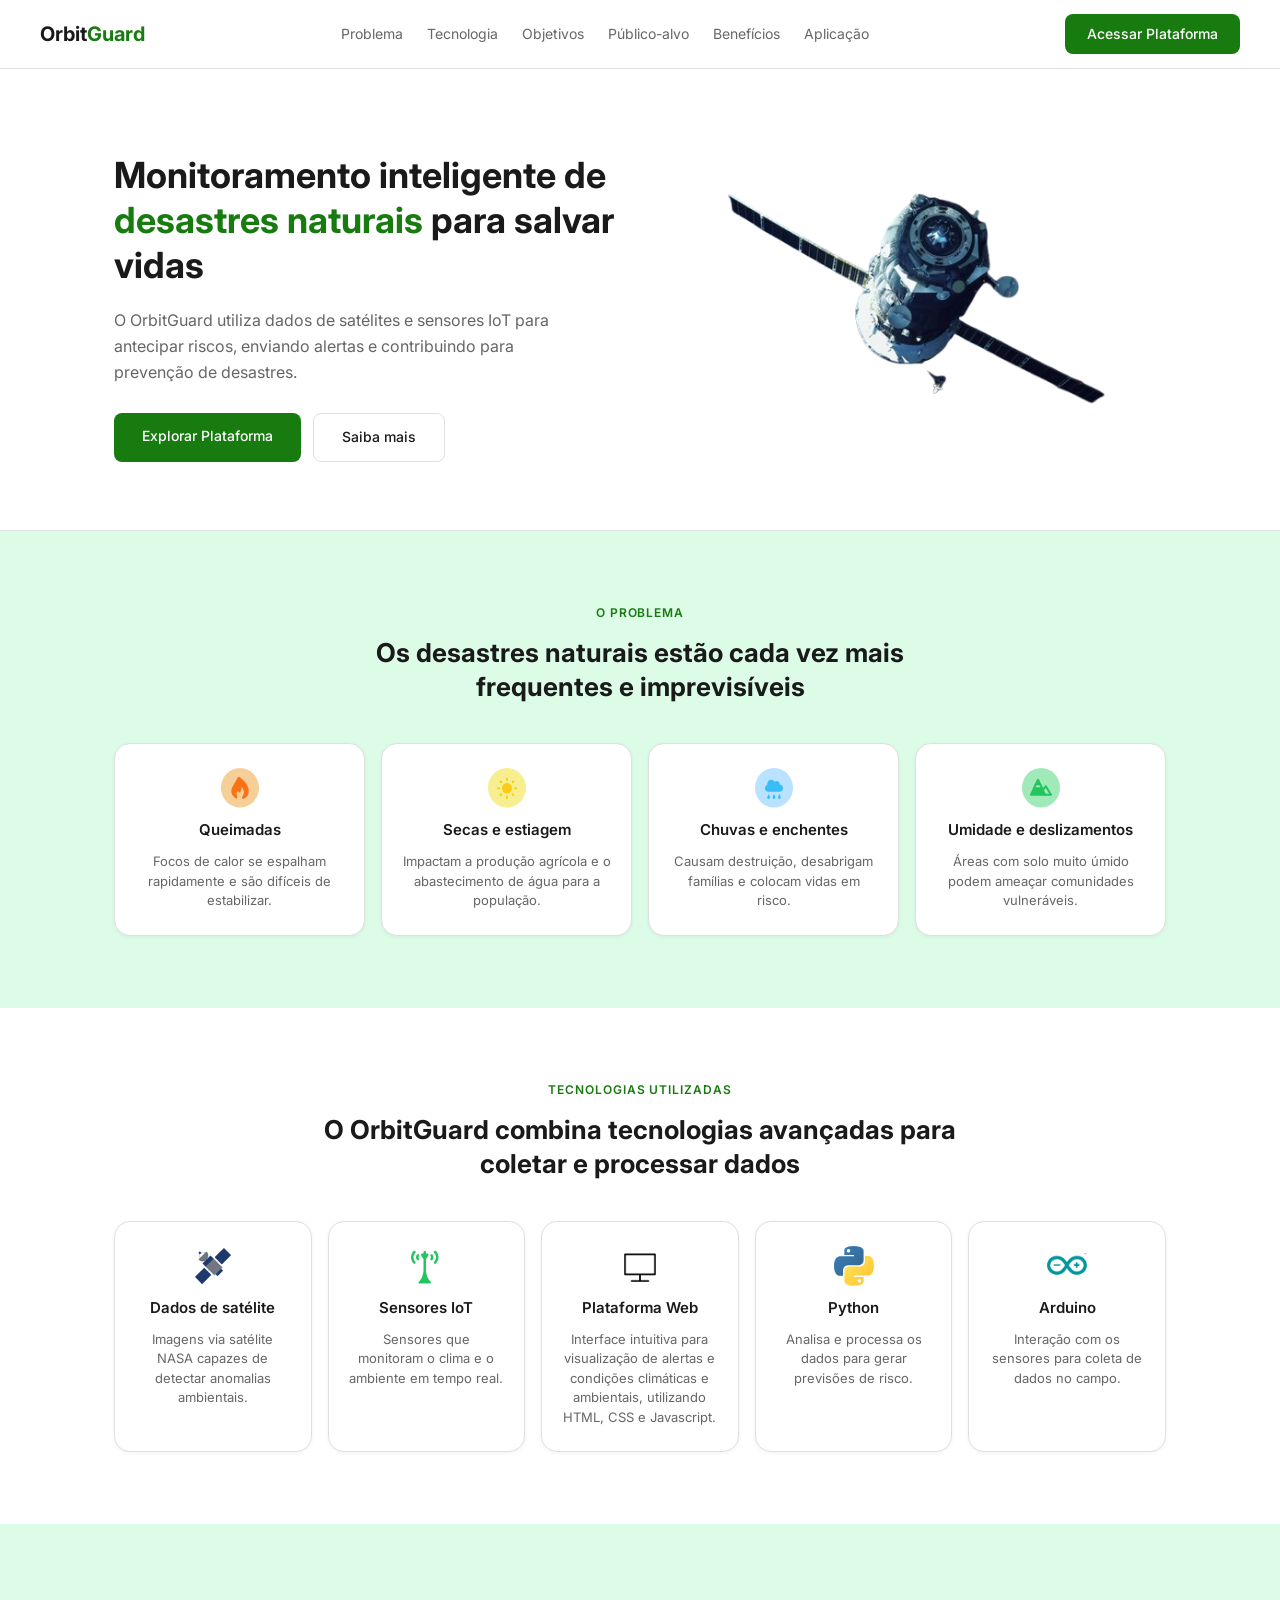
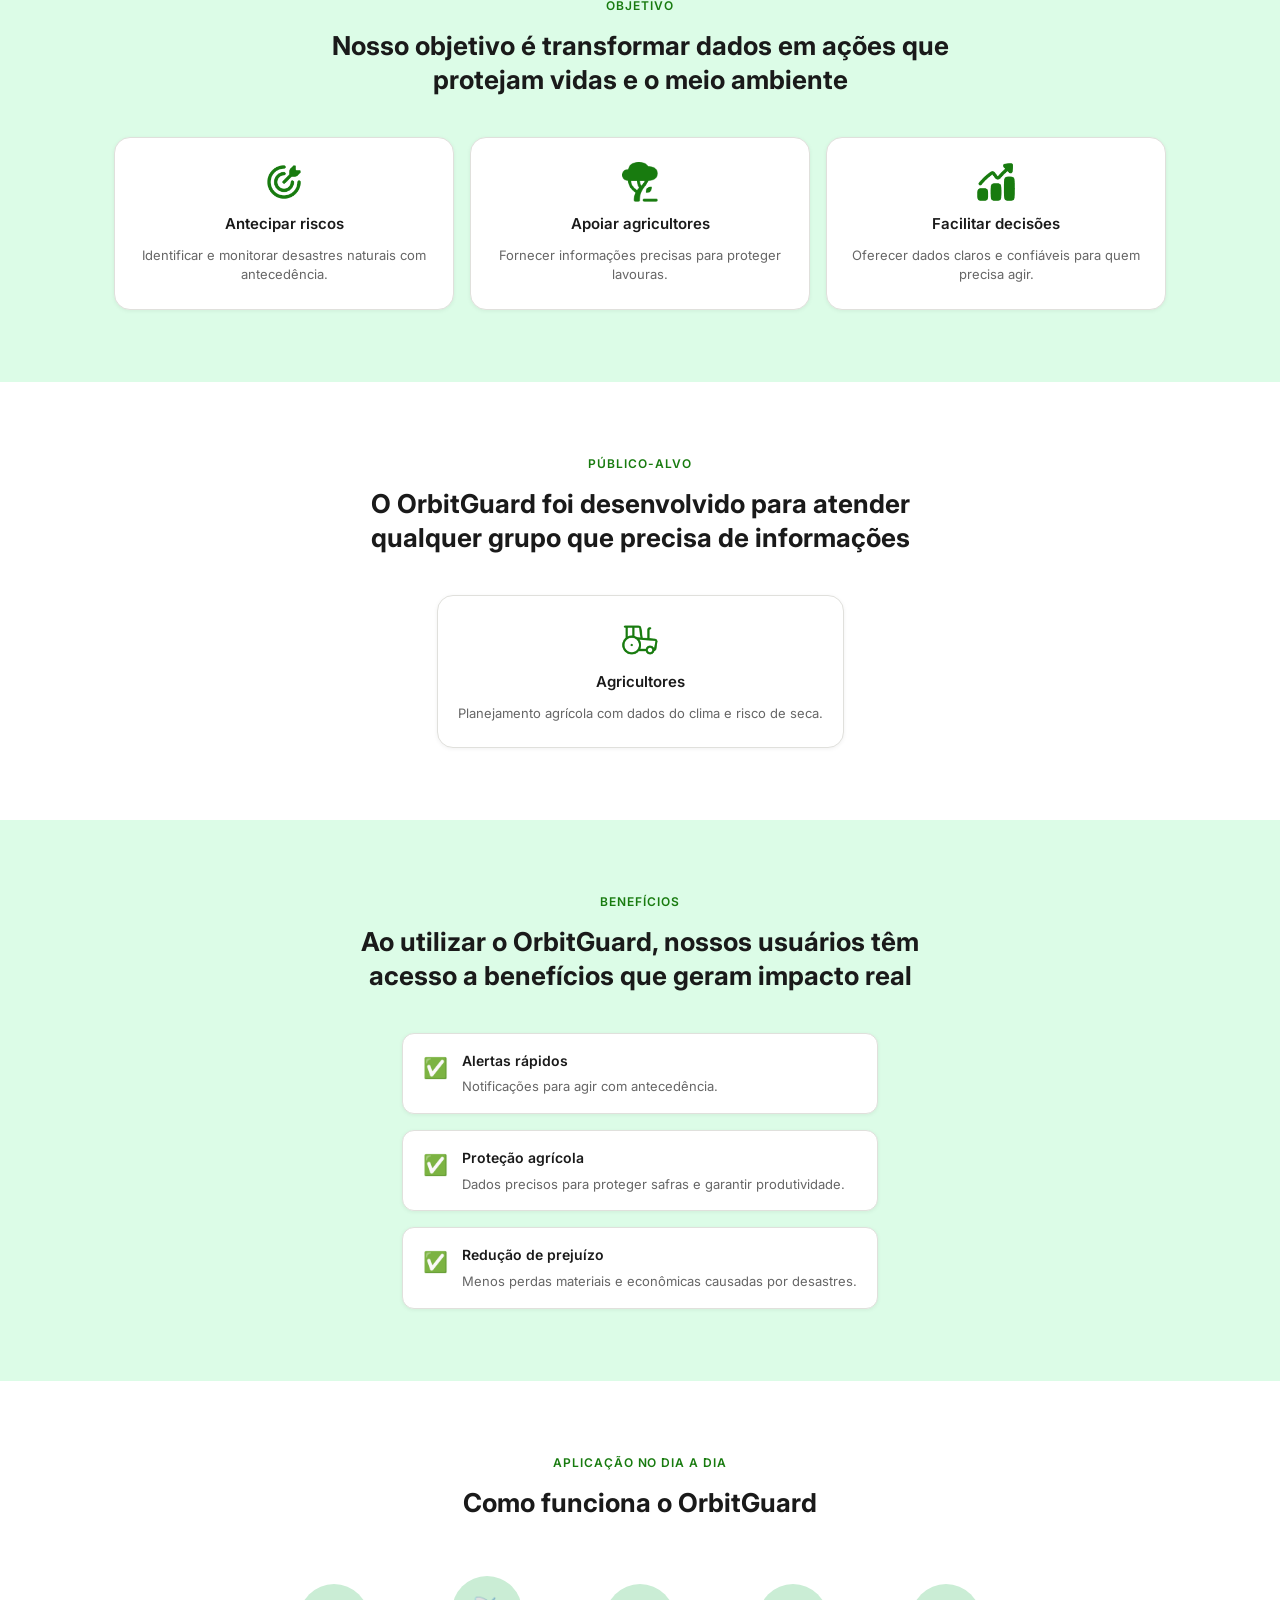
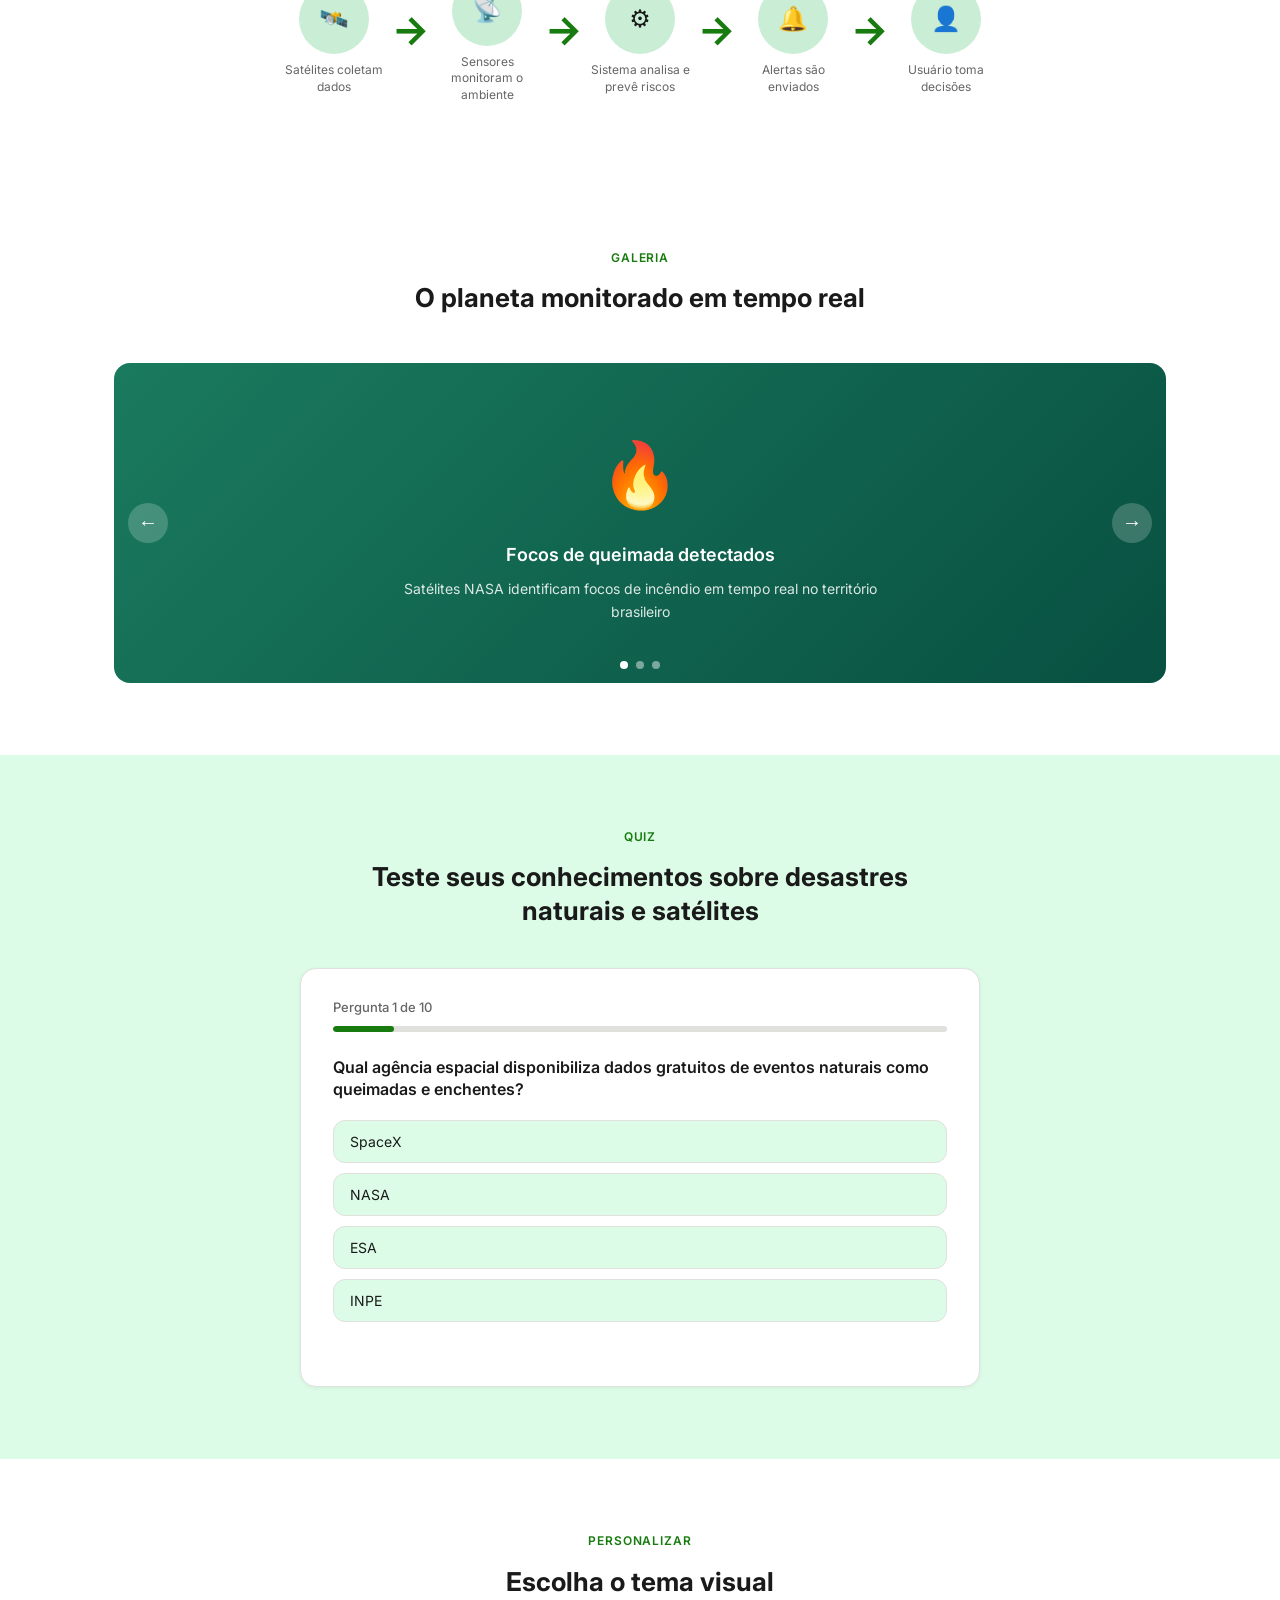
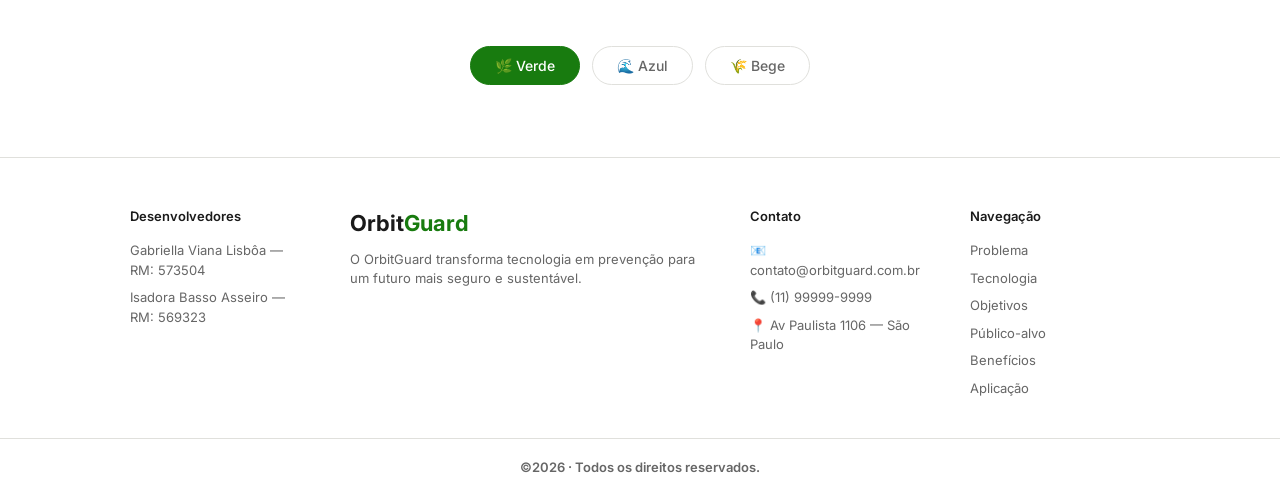
<file: index.html>
<!DOCTYPE html>
<html lang="pt-BR">
<head>
  <meta charset="UTF-8" />
  <meta name="viewport" content="width=device-width, initial-scale=1.0" />
  <title>OrbitGuard</title>

  <!-- Google Fonts — você pode trocar por outra que gostar -->
  <link rel="preconnect" href="https://fonts.googleapis.com" />
  <link rel="preconnect" href="https://fonts.gstatic.com" crossorigin />
  <link href="https://fonts.googleapis.com/css2?family=Inter:wght@400;500;600;700&display=swap" rel="stylesheet" />

  <link rel="stylesheet" href="./css/style.css" />
</head>
<body>

  <!-- ========================================
       HEADER — fixo no topo, com nav e botão
  ======================================== -->
  <header class="header">
    <a href="#" class="logo">Orbit<span>Guard</span></a>

    <nav class="nav">
      <!-- Os hrefs apontam para o id de cada seção -->
      <a href="#problema">Problema</a>
      <a href="#tecnologia">Tecnologia</a>
      <a href="#objetivos">Objetivos</a>
      <a href="#publico">Público-alvo</a>
      <a href="#beneficios">Benefícios</a>
      <a href="#aplicacao">Aplicação</a>
    </nav>

    <a href="plataforma.html" class="btn-nav">Acessar Plataforma</a>
  </header>


  <!-- ========================================
       HERO — seção de destaque (antes das 6)
       Você pode manter, remover ou adaptar
  ======================================== -->
  <section class="hero">
    <div class="container hero-container">
      <div class="hero-texto">
        <h1>
          Monitoramento inteligente de
          <span class="destaque">desastres naturais</span>
          para salvar vidas
        </h1>
        <p>
          O OrbitGuard utiliza dados de satélites e sensores IoT
          para antecipar riscos, enviando alertas e contribuindo
          para prevenção de desastres.
        </p>
        <div class="hero-btns">
          <a href="plataforma.html" class="btn-primario">Explorar Plataforma</a>
          <a href="#problema" class="btn-secundario">Saiba mais</a>
        </div>
      </div>
      <div class="hero-imagem">
        
          <!-- Blue Marble — foto oficial da NASA, domínio público -->
          <img class="terra-img" src="./img/05102f57ef6ff930f27c7d10e3046aad-removebg-preview.png" alt="Planeta Terra visto do espaço">
           
        
        </div>
    </div>
  </section>

    <!-- 
       SEÇÃO 1 — PROBLEMA
       id="problema" para o menu funcionar
  -->
  <section id="problema" class="secao">
    <div class="container">

      <!-- Rótulo da seção (aquele texto pequeno verde em cima) -->
      <span class="rotulo-secao">O Problema</span>

      <h2>Os desastres naturais estão cada vez mais frequentes e imprevisíveis</h2>

      <!-- Grid de cards — adicione, remova ou edite os cards aqui -->
      <div class="cards-grid">

        <div class="card card-centro">
          <div class="card-icon"><img src="./img/icon fire.svg" alt="Ícone de fogo representando queimadas"></div>
          <h3>Queimadas</h3>
          <p>Focos de calor se espalham rapidamente e são difíceis de estabilizar.</p>
        </div>

        <div class="card card-centro">
          <div class="card-icon"><img src="./img/icon sun.svg" alt="Ícone de sol representando seca"></div>
          <h3>Secas e estiagem</h3>
          <p>Impactam a produção agrícola e o abastecimento de água para a população.</p>
        </div>

        <div class="card card-centro">
          <div class="card-icon"><img src="./img/icon cloud rain.svg" alt="Ícone de nuvem com chuva representando enchentes"></div>
          <h3>Chuvas e enchentes</h3>
          <p>Causam destruição, desabrigam famílias e colocam vidas em risco.</p>
        </div>

        <div class="card card-centro">
          <div class="card-icon"><img src="./img/icon mountain.svg" alt="Ícone de montanha representando deslizamentos"></div>
          <h3>Umidade e deslizamentos</h3>
          <p>Áreas com solo muito úmido podem ameaçar comunidades vulneráveis.</p>
        </div>

      </div>
        </div>
  </section>


  <!-- ========================================
       SEÇÃO 2 — TECNOLOGIA
  ======================================== -->
  <section id="tecnologia" class="secao secao-alt">
    <div class="container">

      <span class="rotulo-secao">Tecnologias Utilizadas</span>

      <h2>O OrbitGuard combina tecnologias avançadas para coletar e processar dados</h2>

      <div class="cards-grid cards-grid-5">

        <div class="card card-centro">
          <div class="card-icon"><img src="./img/satelite.svg" alt="Ícone de satélite">
          </div>
          <h3>Dados de satélite</h3>
          <p>Imagens via satélite NASA capazes de detectar anomalias ambientais.</p>
        </div>

        <div class="card card-centro">
          <div class="card-icon"><img src="./img/roentgen_tower-communication.svg" alt="Ícone de satélite"></div>
          <h3>Sensores IoT</h3>
          <p>Sensores que monitoram o clima e o ambiente em tempo real.</p>
        </div>

        <div class="card card-centro">
          <div class="card-icon"><img src="./img/line-md_computer.png" alt="Ícone de computador"></div>
          <h3>Plataforma Web</h3>
          <p>Interface intuitiva para visualização de alertas e condições climáticas e ambientais, utilizando HTML, CSS e Javascript.</p>
        </div>

        <div class="card card-centro">
          <div class="card-icon"><img src="./img/logos_python.svg" alt="Ícone de Python"></div>
          <h3>Python</h3>
          <p>Analisa e processa os dados para gerar previsões de risco.</p>
        </div>

        <div class="card card-centro">
          <div class="card-icon"><img src="./img/devicon_arduino.png" alt="Ícone de Arduino"></div>
          <h3>Arduino</h3>
          <p>Interação com os sensores para coleta de dados no campo.</p>
        </div>

      </div>
    </div>
  </section>


  <!-- ========================================
       SEÇÃO 3 — OBJETIVOS
  ======================================== -->
  <section id="objetivos" class="secao">
    <div class="container">

      <span class="rotulo-secao">Objetivo</span>

      <h2>Nosso objetivo é transformar dados em ações que protejam vidas e o meio ambiente</h2>

      <div class="cards-grid cards-grid-3">

       <div class="card card-centro">
          <div class="card-icon"><img src="./img/riscos.png" alt="Ícone de decisões"></div>
          <h3>Antecipar riscos</h3>
          <p>Identificar e monitorar desastres naturais com antecedência.</p>
        </div>

        <div class="card card-centro">
          <div class="card-icon"><img src="./img/agricultor.png" alt="Ícone de agricultura"></div>
          <h3>Apoiar agricultores</h3>
          <p>Fornecer informações precisas para proteger lavouras.</p>
        </div>

        <div class="card card-centro">
          <div class="card-icon"><img src="./img/decisões.png" alt="Ícone de decisões"></div>
          <h3>Facilitar decisões</h3>
          <p>Oferecer dados claros e confiáveis para quem precisa agir.</p>
        </div>

      </div>
    </div>
  </section>


  <!-- ========================================
       SEÇÃO 4 — PÚBLICO-ALVO
  ======================================== -->
  <section id="publico" class="secao secao-alt">
    <div class="container">

      <span class="rotulo-secao">Público-alvo</span>

      <h2>O OrbitGuard foi desenvolvido para atender qualquer grupo que precisa de informações</h2>

      <div class="cards-grid cards-grid-3 cards-grid-centro">

        <div class="card card-centro">
          <div class="card-icon"><img src="./img/lucide_tractor.png" alt="Ícone de tractor"></div>
          <h3>Agricultores</h3>
          <p>Planejamento agrícola com dados do clima e risco de seca.</p>
        </div>

      </div>
    </div>
  </section>


  <!-- ========================================
       SEÇÃO 5 — BENEFÍCIOS
  ======================================== -->
  <section id="beneficios" class="secao">
    <div class="container">

      <span class="rotulo-secao">Benefícios</span>

      <h2>Ao utilizar o OrbitGuard, nossos usuários têm acesso a benefícios que geram impacto real</h2>

      <!-- Lista de benefícios com ícone de check -->
      <div class="beneficios-lista">

        <div class="beneficio-item">
          <span class="check">✅</span>
          <div>
            <strong>Alertas rápidos</strong>
            <p>Notificações para agir com antecedência.</p>
          </div>
        </div>

        <div class="beneficio-item">
          <span class="check">✅</span>
          <div>
            <strong>Proteção agrícola</strong>
            <p>Dados precisos para proteger safras e garantir produtividade.</p>
          </div>
        </div>

        <div class="beneficio-item">
          <span class="check">✅</span>
          <div>
            <strong>Redução de prejuízo</strong>
            <p>Menos perdas materiais e econômicas causadas por desastres.</p>
          </div>
        </div>

      </div>
    </div>
  </section>


  <!-- ========================================
       SEÇÃO 6 — APLICAÇÃO NO DIA A DIA
  ======================================== -->
  <section id="aplicacao" class="secao secao-alt">
    <div class="container">

      <span class="rotulo-secao">Aplicação no Dia a Dia</span>

      <h2>Como funciona o OrbitGuard</h2>

      <!-- Fluxo em etapas — adapte os textos e ícones -->
      <div class="fluxo">

        <div class="fluxo-item">
          <div class="fluxo-icon">🛰️</div>
          <p>Satélites coletam dados</p>
        </div>

        <div class="fluxo-seta">→</div>

        <div class="fluxo-item">
          <div class="fluxo-icon">📡</div>
          <p>Sensores monitoram o ambiente</p>
        </div>

        <div class="fluxo-seta">→</div>

        <div class="fluxo-item">
          <div class="fluxo-icon">⚙️</div>
          <p>Sistema analisa e prevê riscos</p>
        </div>

        <div class="fluxo-seta">→</div>

        <div class="fluxo-item">
          <div class="fluxo-icon">🔔</div>
          <p>Alertas são enviados</p>
        </div>

        <div class="fluxo-seta">→</div>

        <div class="fluxo-item">
          <div class="fluxo-icon">👤</div>
          <p>Usuário toma decisões</p>
        </div>

      </div>
    </div>
  </section>


  

  <!-- ========================================
       SEÇÃO SLIDESHOW
  ======================================== -->
  <section id="slideshow" class="secao secao-alt">
    <div class="container">
      <span class="rotulo-secao">Galeria</span>
      <h2>O planeta monitorado em tempo real</h2>

      <div class="slideshow">
        <!-- Slides — troque os emojis/textos pelas suas imagens -->
        <div class="slide active">
          <div class="slide-placeholder">
            <div class="slide-emoji">🔥</div>
            <div class="slide-legenda">
              <strong>Focos de queimada detectados</strong>
              <p>Satélites NASA identificam focos de incêndio em tempo real no território brasileiro</p>
            </div>
          </div>
        </div>

        <div class="slide">
          <div class="slide-placeholder slide-2">
            <div class="slide-emoji">🌧️</div>
            <div class="slide-legenda">
              <strong>Monitoramento de chuvas e enchentes</strong>
              <p>Sensores e dados orbitais rastreiam volumes de precipitação para prever alagamentos</p>
            </div>
          </div>
        </div>

        <div class="slide">
          <div class="slide-placeholder slide-3">
            <div class="slide-emoji">🌵</div>
            <div class="slide-legenda">
              <strong>Mapeamento de regiões em seca</strong>
              <p>Imagens de satélite revelam índices de umidade do solo e risco de estiagem</p>
            </div>
          </div>
        </div>

        <!-- Botões de navegação -->
        <button class="slide-btn slide-prev" onclick="moverSlide(-1)">&#8592;</button>
        <button class="slide-btn slide-next" onclick="moverSlide(1)">&#8594;</button>

        <!-- Indicadores (bolinhas) -->
        <div class="slide-dots">
          <span class="dot active" onclick="irParaSlide(0)"></span>
          <span class="dot" onclick="irParaSlide(1)"></span>
          <span class="dot" onclick="irParaSlide(2)"></span>
        </div>
      </div>

    </div>
  </section>


  <!-- ========================================
       SEÇÃO QUIZ
  ======================================== -->
  <section id="quiz" class="secao">
    <div class="container">
      <span class="rotulo-secao">Quiz</span>
      <h2>Teste seus conhecimentos sobre desastres naturais e satélites</h2>

      <div class="quiz-box">

        <!-- Progresso -->
        <div class="quiz-progresso">
          <span id="quiz-num">Pergunta 1 de 10</span>
          <div class="barra-wrap">
            <div class="barra-fill" id="barra-fill" style="width: 10%"></div>
          </div>
        </div>

        <!-- Pergunta -->
        <div id="quiz-area">
          <p class="quiz-pergunta" id="quiz-pergunta">Carregando...</p>
          <div class="quiz-opcoes" id="quiz-opcoes">
            <!-- Opções geradas via JS -->
          </div>
          <p class="quiz-feedback" id="quiz-feedback"></p>
          <button class="btn-primario" id="btn-proxima" onclick="proximaPergunta()" style="display:none; margin-top:16px;">
            Próxima →
          </button>
        </div>

        <!-- Resultado final (escondido até acabar) -->
        <div id="quiz-resultado" style="display:none;" class="quiz-resultado">
          <div class="resultado-emoji" id="resultado-emoji">🏆</div>
          <h3 id="resultado-titulo">Parabéns!</h3>
          <p id="resultado-texto">Você acertou X de 10 perguntas.</p>
          <button class="btn-primario" onclick="reiniciarQuiz()" style="margin-top: 20px;">
            Jogar novamente
          </button>
        </div>

      </div>
    </div>
  </section>


  <!-- ========================================
       SEÇÃO TROCA DE TEMA (Web Dev)
  ======================================== -->
  <section class="secao secao-alt">
    <div class="container">
      <span class="rotulo-secao">Personalizar</span>
      <h2>Escolha o tema visual</h2>
      <div class="temas-row">
        <button class="tema-btn tema-verde active" onclick="trocarTema('verde')" title="Verde (padrão)">
          🌿 Verde
        </button>
        <button class="tema-btn tema-azul" onclick="trocarTema('azul')" title="Azul escuro">
          🌊 Azul
        </button>
        <button class="tema-btn tema-bege" onclick="trocarTema('bege')" title="Bege claro">
          🌾 Bege
        </button>
      </div>
    </div>
  </section>
  
  <!-- ========================================
       FOOTER
  ======================================== -->
  <footer class="footer">
    <div class="footer-inner">

      <div class="footer-col">
        <strong>Desenvolvedores</strong>
        <!-- Coloque aqui o nome e RM de cada integrante -->
        <p>Gabriella Viana Lisbôa — RM: 573504</p>
        <p>Isadora Basso Asseiro — RM:  569323</p>
      </div>

      <div class="footer-col footer-brand">
        <span class="logo">Orbit<span>Guard</span></span>
        <p>O OrbitGuard transforma tecnologia em prevenção para um futuro mais seguro e sustentável.</p>
      </div>

      <div class="footer-col">
        <strong>Contato</strong>
        <p>📧 contato@orbitguard.com.br</p>
        <p>📞 (11) 99999-9999</p>
        <p>📍 Av Paulista 1106 — São Paulo</p>
      </div>

      <div class="footer-col">
        <strong>Navegação</strong>
        <a href="#problema">Problema</a>
        <a href="#tecnologia">Tecnologia</a>
        <a href="#objetivos">Objetivos</a>
        <a href="#publico">Público-alvo</a>
        <a href="#beneficios">Benefícios</a>
        <a href="#aplicacao">Aplicação</a>
      </div>

    </div>

    <div class="footer-bottom">
      ©2026 · Todos os direitos reservados.
    </div>
  </footer>

  <script src="js/quiz.js"></script>

</body>
</html>
</file>
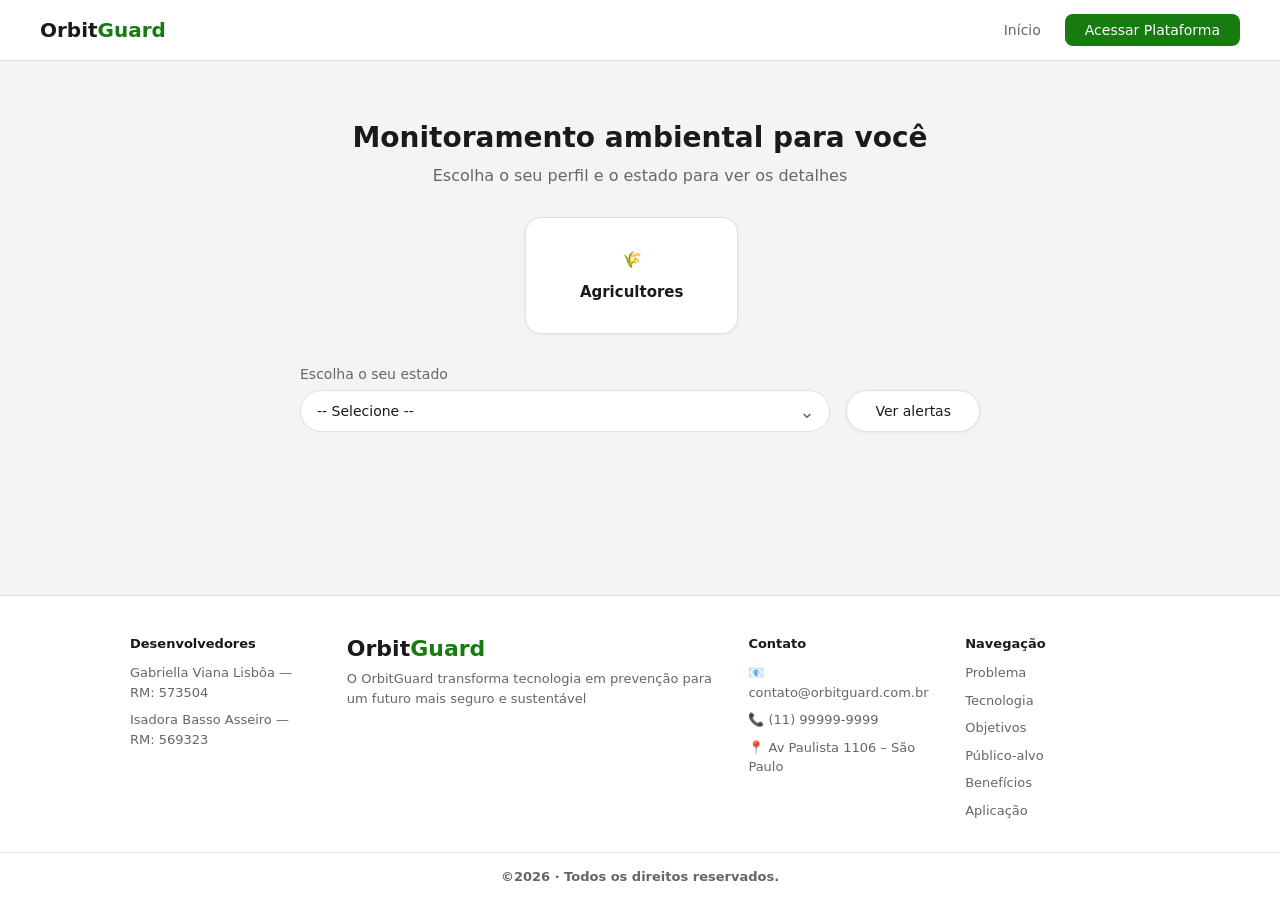
<file: plataforma.html>
<!DOCTYPE html>
<html lang="pt-BR">
<head>
  <meta charset="UTF-8" />
  <meta name="viewport" content="width=device-width, initial-scale=1.0" />
  <title>OrbitGuard — Plataforma</title>
  <link rel="stylesheet" href="css/plataforma.css" />
</head>
<body>

  <!-- HEADER -->
  <header class="header">
    <a href="index.html" class="logo">Orbit<span>Guard</span></a>
    <nav>
      <a href="index.html">Início</a>
      <a href="plataforma.html" class="btn-header">Acessar Plataforma</a>
    </nav>
  </header>

  <!-- TELA 1: ONBOARDING -->
  <main id="tela-onboarding" class="tela active">
    <div class="onboard-wrap">
      <h1>Monitoramento ambiental para você</h1>
      <p class="onboard-sub">Escolha o seu perfil e o estado para ver os detalhes</p>

      <div class="perfis-grid perfis-grid-centro">

    
      <div class="perfil-card" data-perfil="agricultor">
              <div class="perfil-icon">
              <div class="perfil-circulo">🌾</div>
        </div>
          <strong>Agricultores</strong>
          </div>

      </div>

      <div class="estado-row">
        <div class="estado-wrap">
          <label for="select-estado">Escolha o seu estado</label>
          <div class="select-box">
            <select id="select-estado">
              <option value="">-- Selecione --</option>
              <option value="Acre">Acre</option>
              <option value="Alagoas">Alagoas</option>
              <option value="Amapá">Amapá</option>
              <option value="Amazonas">Amazonas</option>
              <option value="Bahia">Bahia</option>
              <option value="Ceará">Ceará</option>
              <option value="Distrito Federal">Distrito Federal</option>
              <option value="Espírito Santo">Espírito Santo</option>
              <option value="Goiás">Goiás</option>
              <option value="Maranhão">Maranhão</option>
              <option value="Mato Grosso">Mato Grosso</option>
              <option value="Mato Grosso do Sul">Mato Grosso do Sul</option>
              <option value="Minas Gerais">Minas Gerais</option>
              <option value="Pará">Pará</option>
              <option value="Paraíba">Paraíba</option>
              <option value="Paraná">Paraná</option>
              <option value="Pernambuco">Pernambuco</option>
              <option value="Piauí">Piauí</option>
              <option value="Rio de Janeiro">Rio de Janeiro</option>
              <option value="Rio Grande do Norte">Rio Grande do Norte</option>
              <option value="Rio Grande do Sul">Rio Grande do Sul</option>
              <option value="Rondônia">Rondônia</option>
              <option value="Roraima">Roraima</option>
              <option value="Santa Catarina">Santa Catarina</option>
              <option value="São Paulo">São Paulo</option>
              <option value="Sergipe">Sergipe</option>
              <option value="Tocantins">Tocantins</option>
            </select>
            <span class="select-arrow">&#8964;</span>
          </div>
        </div>

        <button id="btn-ver-alertas" class="btn-primario" onclick="verAlertas()">
          Ver alertas
        </button>
      </div>

      <p id="erro-msg" class="erro-msg" style="display:none;">
        Por favor, selecione um perfil e um estado.
      </p>
    </div>
  </main>

  <!-- TELA 2: DASHBOARD -->
  <main id="tela-dashboard" class="tela">
    <div class="dashboard-wrap">

      <button class="btn-voltar" onclick="voltar()">← Trocar perfil</button>

      <!-- CARD PRINCIPAL -->
      <div class="dash-card" id="dash-card">

        <div class="dash-card-header">
          <div class="dash-perfil-info">
            <div class="dash-perfil-icon" id="dash-icon">🌾</div>
            <div>
              <strong id="dash-perfil-nome">Agricultor</strong>
              <span id="dash-perfil-sub">Planeja e protege sua produção</span>
            </div>
          </div>
          <div class="dash-estado-label">
            Estado: <strong id="dash-estado-nome">São Paulo</strong>
          </div>
        </div>

        <!-- LOADING -->
        <div id="loading-clima" class="loading-wrap">
          <div class="spinner"></div>
          <p>Buscando dados via satélite NASA...</p>
        </div>

        <!-- CONTEUDO DO DASHBOARD (aparece após carregar) -->
        <div id="dash-conteudo" style="display:none;">

          <div class="situacao-row">
            <span class="situacao-label">Situação:</span>
            <span id="badge-situacao" class="badge-situacao badge-medio">
              ⛅ Carregando...
            </span>
          </div>

          <div class="chips-clima">
            <div class="chip">
              <span class="chip-icon">🌡️</span>
              <span id="chip-temp">--°C</span>
            </div>
            <div class="chip">
              <span class="chip-icon">💧</span>
              <span id="chip-umid">-- umid.</span>
            </div>
            <div class="chip">
              <span class="chip-icon">🌧️</span>
              <span id="chip-chuva">-- mm/dia</span>
            </div>
          </div>

          <div class="secao-label">RECOMENDAÇÕES</div>
          <div class="recos-box" id="recos-box">
            <!-- Preenchido via JS -->
          </div>

          <div class="secao-label">MEDIDAS A TOMAR</div>
          <div class="medidas-grid" id="medidas-grid">
            <!-- Preenchido via JS -->
          </div>

          <!-- Fonte dos dados -->
          <div class="fonte-dados">
            <span>📡 Dados: NASA EONET + Open-Meteo · Atualizado agora</span>
          </div>

        </div>
      </div>
    </div>
  </main>

  <!-- FOOTER -->
  <footer class="footer">
    <div class="footer-inner">
      <div class="footer-col">
        <strong>Desenvolvedores</strong>
        <p>Gabriella Viana Lisbôa — RM: 573504</p>
        <p>Isadora Basso Asseiro — RM:  569323</p>
      </div>
      <div class="footer-col footer-brand">
        <span class="logo">Orbit<span>Guard</span></span>
        <p>O OrbitGuard transforma tecnologia em prevenção para um futuro mais seguro e sustentável</p>
      </div>
      <div class="footer-col">
        <strong>Contato</strong>
        <p>📧 contato@orbitguard.com.br</p>
        <p>📞 (11) 99999-9999</p>
        <p>📍 Av Paulista 1106 – São Paulo</p>
      </div>
      <div class="footer-col">
        <strong>Navegação</strong>
        <a href="index.html#problema">Problema</a>
        <a href="index.html#tecnologia">Tecnologia</a>
        <a href="index.html#objetivos">Objetivos</a>
        <a href="index.html#publico">Público-alvo</a>
        <a href="index.html#beneficios">Benefícios</a>
        <a href="index.html#aplicacao">Aplicação</a>
      </div>
    </div>
    <div class="footer-bottom">©2026 · Todos os direitos reservados.</div>
  </footer>

  <script src="js/plataforma.js"></script>
</body>
</html>
</file>
<file: css/style.css>
/* ================================
   RESET
================================ */
*, *::before, *::after {
  box-sizing: border-box;
  margin: 0;
  padding: 0;
}
:root {
  --green:       #187B0F;
  --green-dark:  #187B0f;
  --green-light: #CAEDD5;
  --bg:          #DCFCE7;
  --bg-alt:      #eaf0ea;
  --white:       #ffffff;
  --text:        #1a1a1a;
  --text-muted:  #666666;
  --border:      #e0e0dc;

  --radius-sm:   8px;
  --radius-md:   12px;
  --radius-lg:   16px;
  --shadow-sm:   0 1px 4px rgba(0,0,0,.06);
  --shadow-md:   0 4px 20px rgba(0,0,0,.08);
}

/* ================================
   BASE
================================ */
body {
  font-family: 'Inter', system-ui, sans-serif;
  background: var(--bg);
  color: var(--text);
  line-height: 1.6;
}

/* Container centralizado — usado em todas as seções */
.container {
  max-width: 1100px;
  margin: 0 auto;
  padding: 0 24px;
}

a {
  text-decoration: none;
  color: inherit;
}

img {
  max-width: 100%;
  display: block;
}

/* ================================
   HEADER
================================ */
.header {
  position: sticky;
  top: 0;
  z-index: 100;
  background: var(--white);
  border-bottom: 1px solid var(--border);
  padding: 14px 40px;
  display: flex;
  align-items: center;
  justify-content: space-between;
  gap: 24px;
}

/* Logo */
.logo {
  font-size: 20px;
  font-weight: 700;
  color: var(--text);
  white-space: nowrap;
}

.logo span {
  color: var(--green);
}

/* Nav links */
.nav {
  display: flex;
  align-items: center;
  gap: 24px;
}

.nav a {
  font-size: 14px;
  color: var(--text-muted);
  transition: color .15s;
}

.nav a:hover {
  color: var(--text);
}

/* Botão do header */
.btn-nav {
  background: var(--green);
  color: #fff;
  padding: 9px 22px;
  border-radius: var(--radius-sm);
  font-size: 14px;
  font-weight: 500;
  white-space: nowrap;
  transition: background .15s;
}

.btn-nav:hover {
  background: var(--green-dark);
}

/* ================================
   HERO
================================ */
.hero {
  background: var(--white);
  padding: 80px 0 64px;
  border-bottom: 1px solid var(--border);
  overflow: hidden;
}

/* Container do hero: 2 colunas */
.hero-container {
  display: grid;
  grid-template-columns: 1fr 1fr;
  align-items: center;
  gap: 40px;
  max-width: 1100px;
}

.hero-texto {
  display: flex;
  flex-direction: column;
  gap: 20px;
}

.hero h1 {
  font-size: 36px;
  font-weight: 700;
  line-height: 1.25;
  color: var(--text);
}

/* Palavra em destaque no título */
.destaque {
  color: var(--green);
}

.hero p {
  font-size: 16px;
  color: var(--text-muted);
  max-width: 480px;
}

.hero-btns {
  display: flex;
  gap: 12px;
  flex-wrap: wrap;
  margin-top: 8px;
}

/* Imagem da Terra */
.hero-imagem {
  display: flex;
  justify-content: center;
  align-items: center;

 
}

.terra-wrap {
  width: 480px;
  height: 480px;
  border-radius: 50%;
  overflow: hidden;
  box-shadow: 0 0 40px rgba(100, 180, 255, 0.4), 0 0 80px rgba(30, 100, 200, 0.2);
}

.terra-img {
 
  width: 100%;
  height: 100%;
  object-fit: cover;
  transform: scale(1.15);
}
/* Botões do hero */
.btn-primario {
  background: var(--green);
  color: #fff;
  padding: 12px 28px;
  border-radius: var(--radius-sm);
  font-size: 14px;
  font-weight: 500;
  transition: background .15s;
  display: inline-block;
}

.btn-primario:hover {
  background: var(--green-dark);
}

.btn-secundario {
  background: transparent;
  color: var(--text);
  border: 1.5px solid var(--border);
  padding: 12px 28px;
  border-radius: var(--radius-sm);
  font-size: 14px;
  font-weight: 500;
  transition: all .15s;
  display: inline-block;
}

.btn-secundario:hover {
  border-color: var(--green);
  color: var(--green);
}

/* ================================
   SEÇÕES
================================ */
.secao {
  padding: 72px 0;
  background: var(--bg);
}

.secao .container {
  display: flex;
  flex-direction: column;
  align-items: center;
}

/* Seções com fundo alternado */
.secao-alt {
  background: var(--white);
}

/* Rótulo pequeno verde em cima do título */
.rotulo-secao {
  display: block;
  font-size: 12px;
  font-weight: 600;
  color: var(--green);
  text-transform: uppercase;
  letter-spacing: .08em;
  margin-bottom: 14px;
  text-align: center;
}

.secao h2 {
  font-size: 26px;
  font-weight: 700;
  color: var(--text);
  max-width: 640px;
  line-height: 1.3;
  margin-bottom: 40px;
  text-align: center;
}

/* ================================
   GRID DE CARDS (4 colunas)
================================ */
.cards-grid {
  display: grid;
  grid-template-columns: repeat(4, 1fr);
  gap: 16px;
}

/* Variante de 3 colunas */
.cards-grid-3 {
  grid-template-columns: repeat(3, 1fr);
}

/* Grid centralizado — usado quando tem poucos cards (ex: público-alvo com 1 card) */
.cards-grid-centro {
 display: flex; 
 justify-content: center;
}

/* Variante de 5 colunas */
.cards-grid-5 {
  grid-template-columns: repeat(5, 1fr);
}

/* Card individual */
.card {
  background: var(--white);
  border: 1px solid var(--border);
  border-radius: var(--radius-lg);
  padding: 24px 20px;
  display: flex;
  flex-direction: column;
  gap: 10px;
  box-shadow: var(--shadow-sm);
  transition: transform .18s, box-shadow .18s;
 
}
.card-agricola {
  background: var(--white);
  border: 1px solid var(--border);
  border-radius: var(--radius-lg);
  padding: 24px 20px;
  display: flex;
  flex-direction: column;
  gap: 10px;
  box-shadow: var(--shadow-sm);
  transition: transform .18s, box-shadow .18s;
  width: 400px;
  height: 200px;
 
}

.card:hover {
  transform: translateY(-3px);
  box-shadow: var(--shadow-md);
}

.card-icon {
  font-size: 28px;
  display: flex;
  justify-content: center;
  align-items: center;
}

.card-icon img {
  width: 40px;
  height: 40px;
  object-fit: contain;
}

/* Ícone SVG para seção problema */
.card-icon-svg {
  display: flex;
  justify-content: center;
  margin-bottom: 4px;
}

/* Card centralizado (usado na seção problema) */
.card-centro {
  align-items: center;
  text-align: center;
}

.card h3 {
  font-size: 15px;
  font-weight: 600;
  color: var(--text);
}

.card p {
  font-size: 13px;
  color: var(--text-muted);
  line-height: 1.5;
}

/* ================================
   BENEFÍCIOS (lista com check)
================================ */
.beneficios-lista {
  display: flex;
  flex-direction: column;
  gap: 16px;
  max-width: 640px;
}

.beneficio-item {
  display: flex;
  align-items: flex-start;
  gap: 14px;
  background: var(--white);
  border: 1px solid var(--border);
  border-radius: var(--radius-md);
  padding: 16px 20px;
  box-shadow: var(--shadow-sm);
}

.check {
  font-size: 20px;
  flex-shrink: 0;
  margin-top: 2px;
}

.beneficio-item strong {
  display: block;
  font-size: 14px;
  font-weight: 600;
  color: var(--text);
  margin-bottom: 4px;
}

.beneficio-item p {
  font-size: 13px;
  color: var(--text-muted);
}

/* ================================
   FLUXO DE ETAPAS (seção 6)
================================ */
.fluxo {
  display: flex;
  align-items: center;
  gap: 8px;
  flex-wrap: wrap;
  margin-top: 16px;
}

.fluxo-item {
  display: flex;
  flex-direction: column;
  align-items: center;
  gap: 8px;
  text-align: center;
  max-width: 100px;
}

.fluxo-icon {
  width: 70px;
  height: 70px;
  background: var(--green-light);
  border-radius: 50%;
  display: flex;
  align-items: center;
  justify-content: center;
  font-size: 24px;
}

.fluxo-item p {
  font-size: 12px;
  color: var(--text-muted);
  line-height: 1.4;
}

.fluxo-seta {
  font-size: 40px;
  color: var(--green);
  font-weight: 700;
  padding-bottom: 20px;
}

/* ================================
   FOOTER
================================ */
.footer {
  background: var(--white);
  border-top: 1px solid var(--border);
}

.footer-inner {
  max-width: 1100px;
  margin: 0 auto;
  padding: 48px 40px 40px;
  display: grid;
  grid-template-columns: 1fr 2fr 1fr 1fr;
  gap: 40px;
}

.footer-col {
  display: flex;
  flex-direction: column;
  gap: 8px;
}

.footer-col strong {
  font-size: 13px;
  font-weight: 600;
  color: var(--text);
  margin-bottom: 6px;
}

.footer-col p,
.footer-col a {
  font-size: 13px;
  color: var(--text-muted);
  line-height: 1.5;
  transition: color .15s;
}

.footer-col a:hover {
  color: var(--green);
}

.footer-brand .logo {
  font-size: 22px;
  font-weight: 700;
}

.footer-bottom {
  text-align: center;
  font-size: 13px;
  font-weight: 600;
  color: var(--text-muted);
  padding: 18px 40px;
  border-top: 1px solid var(--border);
}

/* ================================
   RESPONSIVO
================================ */
@media (max-width: 900px) {
  .cards-grid,
  .cards-grid-5 {
    grid-template-columns: repeat(3, 1fr);
  }

  .footer-inner {
    grid-template-columns: 1fr 1fr;
  }

  .nav {
    display: none; /* simplificado — você pode criar um menu hambúrguer depois */
  }
}

@media (max-width: 900px) {
  .hero-container {
    grid-template-columns: 1fr;
  }
  .terra-wrap {
    width: 280px;
    height: 280px;
  }
  .hero-imagem {
    order: -1;
  }
}

@media (max-width: 600px) {
  .hero h1 {
    font-size: 26px;
  }

  .cards-grid,
  .cards-grid-3 {
    grid-template-columns: 1fr;
  }

  .fluxo {
    flex-direction: column;
    align-items: flex-start;
  }

  .fluxo-seta {
    transform: rotate(90deg);
    padding: 0 0 0 22px;
  }

  .footer-inner {
    grid-template-columns: 1fr;
    gap: 28px;
    padding: 32px 24px;
  }

  .header {
    padding: 14px 20px;
  }
}


/* ================================
   SLIDESHOW
================================ */
.slideshow {
  position: relative;
  width: 100%;
  border-radius: var(--radius-lg);
  overflow: hidden;
  margin-top: 8px;
}

.slide { display: none; }
.slide.active { display: block; }

.slide-placeholder {
  background: linear-gradient(135deg, #1a7a5e 0%, #085041 100%);
  height: 320px;
  display: flex;
  flex-direction: column;
  align-items: center;
  justify-content: center;
  gap: 16px;
  padding: 32px;
  text-align: center;
}

.slide-2 { background: linear-gradient(135deg, #185FA5 0%, #0C3D70 100%); }
.slide-3 { background: linear-gradient(135deg, #8a6a1a 0%, #5c4510 100%); }

.slide-emoji { font-size: 64px; }

.slide-legenda { color: #fff; }
.slide-legenda strong { display: block; font-size: 18px; font-weight: 600; margin-bottom: 8px; }
.slide-legenda p { font-size: 14px; opacity: .85; max-width: 480px; }

.slide-btn {
  position: absolute;
  top: 50%;
  transform: translateY(-50%);
  background: rgba(255,255,255,.2);
  border: none;
  color: #fff;
  font-size: 20px;
  width: 40px;
  height: 40px;
  border-radius: 50%;
  cursor: pointer;
  transition: background .15s;
}
.slide-btn:hover { background: rgba(255,255,255,.4); }
.slide-prev { left: 14px; }
.slide-next { right: 14px; }

.slide-dots {
  position: absolute;
  bottom: 14px;
  left: 50%;
  transform: translateX(-50%);
  display: flex;
  gap: 8px;
}
.dot { width: 8px; height: 8px; border-radius: 50%; background: rgba(255,255,255,.45); cursor: pointer; transition: background .2s; }
.dot.active { background: #fff; }


/* ================================
   QUIZ
================================ */
.quiz-box {
  background: var(--white);
  border: 1px solid var(--border);
  border-radius: var(--radius-lg);
  padding: 28px 32px;
  max-width: 680px;
  box-shadow: var(--shadow-sm);
}

.quiz-progresso { display: flex; flex-direction: column; gap: 8px; margin-bottom: 24px; }
.quiz-progresso span { font-size: 13px; color: var(--text-muted); font-weight: 500; }
.barra-wrap { width: 100%; height: 6px; background: var(--border); border-radius: 10px; overflow: hidden; }
.barra-fill { height: 100%; background: var(--green); border-radius: 10px; transition: width .4s ease; }

.quiz-pergunta { font-size: 16px; font-weight: 600; color: var(--text); line-height: 1.4; margin-bottom: 20px; }

.quiz-opcoes { display: flex; flex-direction: column; gap: 10px; }

.opcao-btn {
  width: 100%;
  text-align: left;
  background: var(--bg);
  border: 1.5px solid var(--border);
  border-radius: var(--radius-md);
  padding: 12px 16px;
  font-family: inherit;
  font-size: 14px;
  color: var(--text);
  cursor: pointer;
  transition: all .15s;
}
.opcao-btn:hover:not(:disabled) { border-color: var(--green); background: var(--green-light); }
.opcao-btn.correta { background: #E1F5EE; border-color: #1a7a5e; color: #085041; font-weight: 500; }
.opcao-btn.errada  { background: #fde8e8; border-color: #b91c1c; color: #b91c1c; }
.opcao-btn:disabled { cursor: default; }

.quiz-feedback { font-size: 14px; font-weight: 500; margin-top: 14px; min-height: 22px; }
.feedback-ok   { color: #085041; }
.feedback-erro { color: #b91c1c; }

.quiz-resultado { text-align: center; padding: 24px 0 8px; display: flex; flex-direction: column; align-items: center; gap: 12px; }
.resultado-emoji { font-size: 56px; }
.quiz-resultado h3 { font-size: 20px; font-weight: 700; color: var(--text); }
.quiz-resultado p  { font-size: 15px; color: var(--text-muted); }


/* ================================
   TROCA DE TEMA
================================ */
.temas-row { display: flex; gap: 12px; flex-wrap: wrap; margin-top: 8px; }

.tema-btn {
  padding: 10px 24px;
  border: 1.5px solid var(--border);
  border-radius: 30px;
  background: var(--white);
  font-family: inherit;
  font-size: 14px;
  font-weight: 500;
  color: var(--text-muted);
  cursor: pointer;
  transition: all .15s;
}
.tema-btn:hover { border-color: var(--green); color: var(--green); }
.tema-btn.active { background: var(--green); color: #fff; border-color: var(--green); filter: none; }
</file>
<file: css/plataforma.css>
/* ================================
   RESET E VARIÁVEIS
================================ */
*, *::before, *::after {
  box-sizing: border-box;
  margin: 0;
  padding: 0;
}

:root {
  --green:        #187B0F;
  --green-dark:   #085041;
  --green-light:  #E1F5EE;
  --green-mid:    #0F6E56;
  --bg:           #f3f5f3;
  --white:        #ffffff;
  --text:         #1a1a1a;
  --text-muted:   #666666;
  --border:       #e0e0dc;
  --warning-bg:   #fff3e8;
  --warning-txt:  #7a3200;
  --danger-bg:    #fde8e8;
  --danger-txt:   #b91c1c;
  --ok-bg:        #e1f5ee;
  --ok-txt:       #085041;
  --radius-sm:    8px;
  --radius-md:    12px;
  --radius-lg:    16px;
  --shadow-sm:    0 1px 4px rgba(0,0,0,.06);
  --shadow-md:    0 4px 20px rgba(0,0,0,.08);
}

body {
  font-family: 'Segoe UI', system-ui, -apple-system, sans-serif;
  background: var(--bg);
  color: var(--text);
  min-height: 100vh;
  display: flex;
  flex-direction: column;
}

/* ================================
   HEADER
================================ */
.header {
  background: var(--white);
  border-bottom: 1px solid var(--border);
  padding: 14px 40px;
  display: flex;
  align-items: center;
  justify-content: space-between;
  position: sticky;
  top: 0;
  z-index: 100;
}

.logo {
  font-size: 20px;
  font-weight: 700;
  color: var(--text);
  text-decoration: none;
}

.logo span {
  color: var(--green);
}

.header nav {
  display: flex;
  align-items: center;
  gap: 24px;
}

.header nav a {
  color: var(--text-muted);
  text-decoration: none;
  font-size: 14px;
  transition: color .15s;
}

.header nav a:hover {
  color: var(--text);
}

.btn-header {
  background: var(--green) !important;
  color: #fff !important;
  padding: 8px 20px;
  border-radius: var(--radius-sm);
  font-size: 14px;
  font-weight: 500;
  transition: background .15s;
}

.btn-header:hover {
  background: var(--green-dark) !important;
}

/* ================================
   TELAS (show/hide)
================================ */
.tela {
  display: none;
  flex: 1;
}

.tela.active {
  display: flex;
  flex-direction: column;
}

/* ================================
   TELA 1 — ONBOARDING
================================ */
.onboard-wrap {
  max-width: 780px;
  margin: 0 auto;
  padding: 60px 24px 40px;
  display: flex;
  flex-direction: column;
  align-items: center;
  gap: 32px;
  width: 100%;
}

.onboard-wrap h1 {
  font-size: 28px;
  font-weight: 700;
  text-align: center;
  color: var(--text);
}

.onboard-sub {
  font-size: 16px;
  color: var(--text-muted);
  text-align: center;
  margin-top: -20px;
}

/* Cards de perfil */
.perfis-grid {
  display: grid;
  grid-template-columns: repeat(3, 1fr);
  gap: 20px;
  width: 100%;
  max-width: 680px;
}

/* Centraliza quando tem menos de 3 cards */
.perfis-grid-centro {
  justify-content: center;
  margin-left: 450px;
}

.perfil-card {
  background: var(--white);
  border: 1.5px solid var(--border);
  border-radius: var(--radius-lg);
  padding: 32px 20px;
  display: flex;
  flex-direction: column;
  align-items: center;
  gap: 14px;
  cursor: pointer;
  transition: all .18s ease;
  box-shadow: var(--shadow-sm);
}

.perfil-card:hover {
  border-color: var(--green);
  transform: translateY(-3px);
  box-shadow: var(--shadow-md);
}

.perfil-card.selecionado {
  border: 2px solid var(--green);
  background: var(--green-light);
}

.perfil-card strong {
  font-size: 15px;
  font-weight: 600;
  color: var(--text);
}



/* Seleção de estado */
.estado-row {
  display: flex;
  align-items: flex-end;
  gap: 16px;
  width: 100%;
  max-width: 680px;
}

.estado-wrap {
  flex: 1;
  display: flex;
  flex-direction: column;
  gap: 8px;
}

.estado-wrap label {
  font-size: 14px;
  color: var(--text-muted);
  font-weight: 500;
}

.select-box {
  position: relative;
}

.select-box select {
  width: 100%;
  padding: 12px 40px 12px 16px;
  border: 1.5px solid var(--border);
  border-radius: 30px;
  background: var(--white);
  font-family: inherit;
  font-size: 14px;
  color: var(--text);
  appearance: none;
  cursor: pointer;
  outline: none;
  transition: border-color .15s;
}

.select-box select:focus {
  border-color: var(--green);
}

.select-arrow {
  position: absolute;
  right: 16px;
  top: 50%;
  transform: translateY(-50%);
  pointer-events: none;
  color: var(--text-muted);
  font-size: 18px;
}

.btn-primario {
  background: var(--white);
  color: var(--text);
  border: 1.5px solid var(--border);
  padding: 12px 28px;
  border-radius: 30px;
  font-family: inherit;
  font-size: 14px;
  font-weight: 500;
  cursor: pointer;
  white-space: nowrap;
  transition: all .15s;
  box-shadow: var(--shadow-sm);
}

.btn-primario:hover {
  background: var(--green);
  color: #fff;
  border-color: var(--green);
}

.erro-msg {
  font-size: 13px;
  color: #b91c1c;
  background: #fde8e8;
  padding: 8px 16px;
  border-radius: var(--radius-sm);
}

/* ================================
   TELA 2 — DASHBOARD
================================ */
.dashboard-wrap {
  max-width: 780px;
  margin: 0 auto;
  padding: 40px 24px;
  width: 100%;
  flex: 1;
}

.btn-voltar {
  background: none;
  border: none;
  font-family: inherit;
  font-size: 13px;
  color: var(--text-muted);
  cursor: pointer;
  margin-bottom: 20px;
  padding: 0;
  display: flex;
  align-items: center;
  gap: 4px;
  transition: color .15s;
}

.btn-voltar:hover {
  color: var(--green);
}

/* Card principal do dashboard */
.dash-card {
  background: var(--white);
  border: 1px solid var(--border);
  border-radius: var(--radius-lg);
  overflow: hidden;
  box-shadow: var(--shadow-md);
}

.dash-card-header {
  padding: 16px 20px;
  display: flex;
  align-items: center;
  justify-content: space-between;
  border-bottom: 1px solid #f0f0ee;
}

.dash-perfil-info {
  display: flex;
  align-items: center;
  gap: 12px;
}

.dash-perfil-icon {
  font-size: 28px;
  width: 44px;
  height: 44px;
  background: var(--green-light);
  border-radius: 50%;
  display: flex;
  align-items: center;
  justify-content: center;
}

.dash-perfil-info strong {
  display: block;
  font-size: 14px;
  font-weight: 700;
  color: var(--green);
}

.dash-perfil-info span {
  display: block;
  font-size: 12px;
  color: var(--text-muted);
}

.dash-estado-label {
  font-size: 13px;
  color: var(--text-muted);
}

.dash-estado-label strong {
  color: var(--text);
}

/* Loading */
.loading-wrap {
  padding: 40px 20px;
  display: flex;
  flex-direction: column;
  align-items: center;
  gap: 14px;
  color: var(--text-muted);
  font-size: 14px;
}

.spinner {
  width: 32px;
  height: 32px;
  border: 3px solid var(--green-light);
  border-top-color: var(--green);
  border-radius: 50%;
  animation: spin .8s linear infinite;
}

@keyframes spin {
  to { transform: rotate(360deg); }
}

/* Conteúdo do dashboard */
#dash-conteudo {
  padding: 16px 20px 20px;
  display: flex;
  flex-direction: column;
  gap: 16px;
}

/* Badge de situação */
.situacao-row {
  display: flex;
  align-items: center;
  gap: 12px;
}

.situacao-label {
  font-size: 14px;
  color: var(--text-muted);
}

.badge-situacao {
  font-size: 13px;
  font-weight: 600;
  padding: 5px 14px;
  border-radius: 20px;
}

.badge-alto {
  background: var(--danger-bg);
  color: var(--danger-txt);
}

.badge-medio {
  background: var(--warning-bg);
  color: var(--warning-txt);
}

.badge-baixo {
  background: var(--ok-bg);
  color: var(--ok-txt);
}

/* Chips de clima */
.chips-clima {
  display: flex;
  gap: 10px;
  flex-wrap: wrap;
}

.chip {
  display: flex;
  align-items: center;
  gap: 6px;
  background: #f5f5f3;
  border-radius: 20px;
  padding: 6px 14px;
  font-size: 13px;
  color: var(--text-muted);
}

.chip-icon {
  font-size: 15px;
}

/* Seção label */
.secao-label {
  font-size: 11px;
  font-weight: 600;
  color: var(--text-muted);
  text-transform: uppercase;
  letter-spacing: .06em;
}

/* Recomendações */
.recos-box {
  background: #f8faf8;
  border: 1px solid #e8ede8;
  border-radius: var(--radius-md);
  overflow: hidden;
}

.reco-item {
  display: flex;
  align-items: center;
  gap: 10px;
  padding: 12px 14px;
  font-size: 14px;
  color: var(--text);
  border-bottom: 1px solid #eeefee;
}

.reco-item:last-child {
  border-bottom: none;
}

.reco-item .reco-emoji {
  font-size: 18px;
  flex-shrink: 0;
}

/* Medidas */
.medidas-grid {
  display: grid;
  grid-template-columns: 1fr 1fr;
  gap: 10px;
}

.medida-chip {
  display: flex;
  align-items: center;
  gap: 8px;
  border-radius: var(--radius-sm);
  padding: 10px 14px;
  font-size: 13px;
  font-weight: 500;
  border: 1px solid transparent;
}

.medida-urgente {
  background: #fff3e8;
  border-color: #f5c09a;
  color: #7a3200;
}

.medida-normal {
  background: var(--green-light);
  border-color: #b6e3d0;
  color: var(--green-dark);
}

/* Fonte dos dados */
.fonte-dados {
  font-size: 11px;
  color: var(--text-muted);
  text-align: right;
  padding-top: 4px;
}

/* ================================
   FOOTER
================================ */
.footer {
  background: var(--white);
  border-top: 1px solid var(--border);
  margin-top: auto;
}

.footer-inner {
  max-width: 1100px;
  margin: 0 auto;
  padding: 40px 40px 32px;
  display: grid;
  grid-template-columns: 1fr 2fr 1fr 1fr;
  gap: 32px;
}

.footer-col {
  display: flex;
  flex-direction: column;
  gap: 8px;
}

.footer-col strong {
  font-size: 13px;
  font-weight: 600;
  color: var(--text);
  margin-bottom: 4px;
}

.footer-col p,
.footer-col a {
  font-size: 13px;
  color: var(--text-muted);
  text-decoration: none;
  line-height: 1.5;
}

.footer-col a:hover {
  color: var(--green);
}

.footer-brand .logo {
  font-size: 22px;
  font-weight: 700;
  color: var(--text);
}

.footer-brand .logo span {
  color: var(--green);
}

.footer-bottom {
  text-align: center;
  font-size: 13px;
  font-weight: 600;
  color: var(--text-muted);
  padding: 16px 40px;
  border-top: 1px solid var(--border);
}

/* ================================
   RESPONSIVO
================================ */
@media (max-width: 640px) {
  .perfis-grid {
    grid-template-columns: 1fr;
    max-width: 300px;
  }

  .estado-row {
    flex-direction: column;
    align-items: stretch;
  }

  .medidas-grid {
    grid-template-columns: 1fr;
  }

  .footer-inner {
    grid-template-columns: 1fr 1fr;
    gap: 24px;
    padding: 32px 24px;
  }

  .header {
    padding: 14px 20px;
  }
}
</file>
